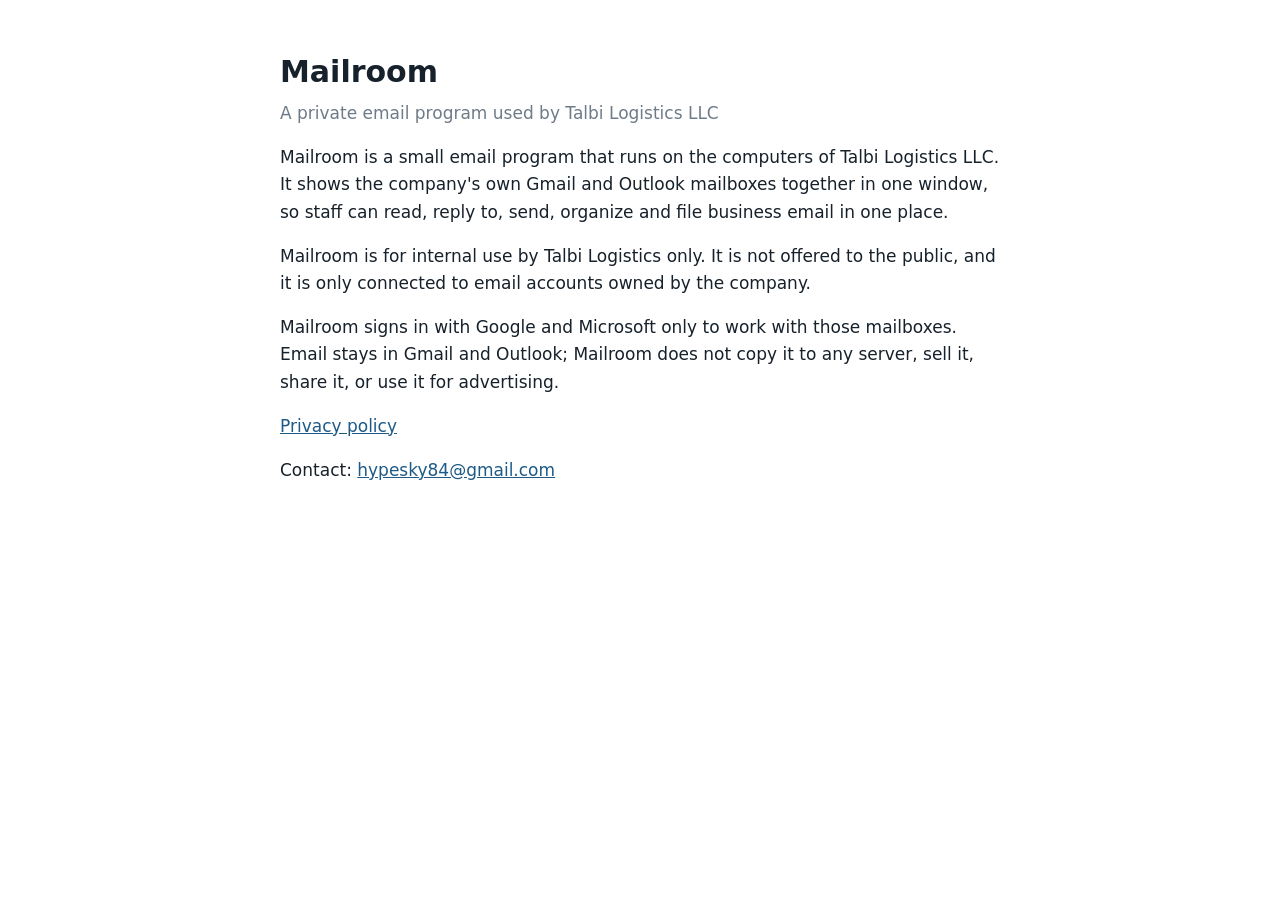
<file: index.html>
<!doctype html>
<html lang="en">
<head>
<meta charset="utf-8">
<meta name="viewport" content="width=device-width, initial-scale=1">
<title>Mailroom - Talbi Logistics</title>
<style>
  body { font: 17px/1.6 system-ui, -apple-system, "Segoe UI", sans-serif; max-width: 720px; margin: 48px auto; padding: 0 20px; color: #17212B; }
  h1 { font-size: 30px; margin-bottom: 4px; }
  .sub { color: #6E7B88; margin-top: 0; }
  a { color: #1E5A86; }
</style>
</head>
<body>
<h1>Mailroom</h1>
<p class="sub">A private email program used by Talbi Logistics LLC</p>
<p>Mailroom is a small email program that runs on the computers of Talbi Logistics LLC. It shows the company's own Gmail and Outlook mailboxes together in one window, so staff can read, reply to, send, organize and file business email in one place.</p>
<p>Mailroom is for internal use by Talbi Logistics only. It is not offered to the public, and it is only connected to email accounts owned by the company.</p>
<p>Mailroom signs in with Google and Microsoft only to work with those mailboxes. Email stays in Gmail and Outlook; Mailroom does not copy it to any server, sell it, share it, or use it for advertising.</p>
<p><a href="privacy.html">Privacy policy</a></p>
<p>Contact: <a href="mailto:hypesky84@gmail.com">hypesky84@gmail.com</a></p>
</body>
</html>
</file>
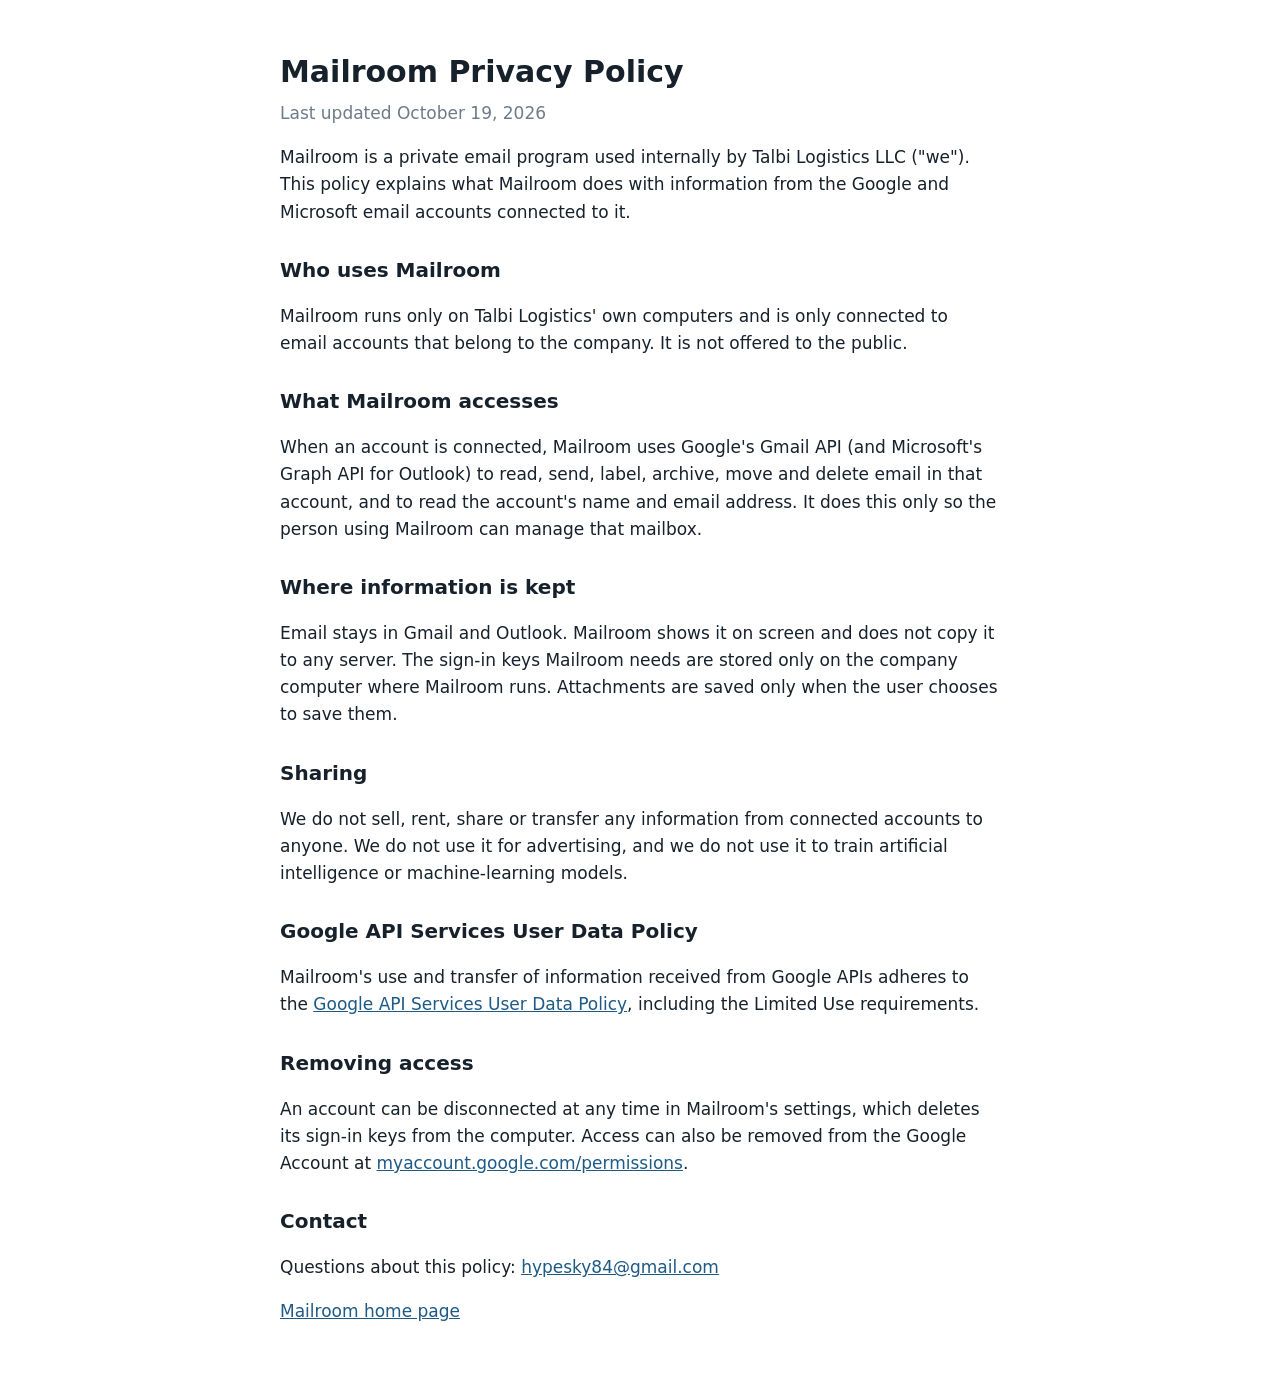
<file: privacy.html>
<!doctype html>
<html lang="en">
<head>
<meta charset="utf-8">
<meta name="viewport" content="width=device-width, initial-scale=1">
<title>Mailroom Privacy Policy - Talbi Logistics</title>
<style>
  body { font: 17px/1.6 system-ui, -apple-system, "Segoe UI", sans-serif; max-width: 720px; margin: 48px auto; padding: 0 20px; color: #17212B; }
  h1 { font-size: 30px; margin-bottom: 4px; }
  h2 { font-size: 20px; margin-top: 28px; }
  .sub { color: #6E7B88; margin-top: 0; }
  a { color: #1E5A86; }
</style>
</head>
<body>
<h1>Mailroom Privacy Policy</h1>
<p class="sub">Last updated October 19, 2026</p>
<p>Mailroom is a private email program used internally by Talbi Logistics LLC ("we"). This policy explains what Mailroom does with information from the Google and Microsoft email accounts connected to it.</p>

<h2>Who uses Mailroom</h2>
<p>Mailroom runs only on Talbi Logistics' own computers and is only connected to email accounts that belong to the company. It is not offered to the public.</p>

<h2>What Mailroom accesses</h2>
<p>When an account is connected, Mailroom uses Google's Gmail API (and Microsoft's Graph API for Outlook) to read, send, label, archive, move and delete email in that account, and to read the account's name and email address. It does this only so the person using Mailroom can manage that mailbox.</p>

<h2>Where information is kept</h2>
<p>Email stays in Gmail and Outlook. Mailroom shows it on screen and does not copy it to any server. The sign-in keys Mailroom needs are stored only on the company computer where Mailroom runs. Attachments are saved only when the user chooses to save them.</p>

<h2>Sharing</h2>
<p>We do not sell, rent, share or transfer any information from connected accounts to anyone. We do not use it for advertising, and we do not use it to train artificial intelligence or machine-learning models.</p>

<h2>Google API Services User Data Policy</h2>
<p>Mailroom's use and transfer of information received from Google APIs adheres to the <a href="https://developers.google.com/terms/api-services-user-data-policy">Google API Services User Data Policy</a>, including the Limited Use requirements.</p>

<h2>Removing access</h2>
<p>An account can be disconnected at any time in Mailroom's settings, which deletes its sign-in keys from the computer. Access can also be removed from the Google Account at <a href="https://myaccount.google.com/permissions">myaccount.google.com/permissions</a>.</p>

<h2>Contact</h2>
<p>Questions about this policy: <a href="mailto:hypesky84@gmail.com">hypesky84@gmail.com</a></p>
<p><a href="index.html">Mailroom home page</a></p>
</body>
</html>
</file>
